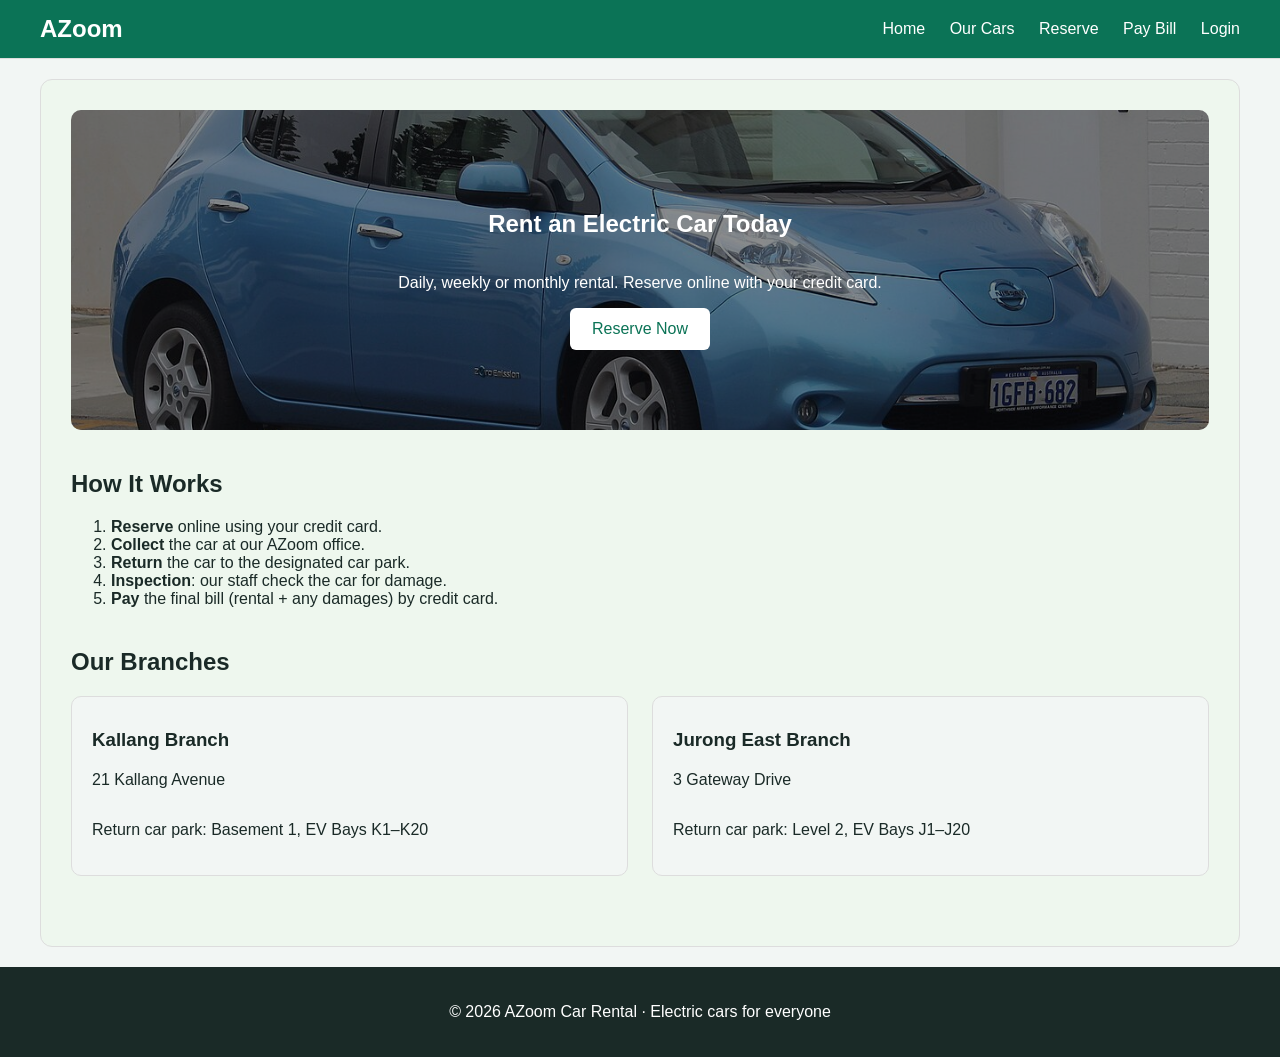
<file: index.html>
<!DOCTYPE html>
<html lang="en">
<head>
    <meta charset="UTF-8">
    <meta name="viewport" content="width=device-width, initial-scale=1.0">
    <title>AZoom Car Rental</title>
    <link rel="stylesheet" href="css/style.css">
</head>
<body>

  <header>
    <a href="index.html" class="logo">AZoom</a>
    <nav>
      <a href="index.html">Home</a>
      <a href="cars.html">Our Cars</a>
      <a href="booking.html">Reserve</a>
      <a href="payment.html">Pay Bill</a>
      <a href="login.html" id="loginLink">Login</a>
    </nav>
  </header>

  <main>
  <section class="hero">
  <!-- The strip of photos -->
  <div class="hero-slides" id="heroSlides">
    <img src="images/leaf.jpg" alt="">
    <img src="images/tesla.jpg" alt="">
    <img src="images/ioniq.jpg" alt="">
    <img src="images/atto3.jpg" alt="">
    <img src="images/smart.jpg" alt="">
    <img src="images/seal.jpg" alt="">
    <img src="images/ev9.jpg" alt="">
    <img src="images/m6.jpg" alt="">
    <img src="images/eqv.jpg" alt="">
    <img src="images/evito.jpg" alt="">
    <img src="images/cyberster.jpg" alt="">
    <img src="images/taycan.jpg" alt="">
    <img src="images/leaf.jpg" alt="">   <!-- copy of the first photo, used for looping -->
  </div>


  <div class="hero-content">
    <h1>Rent an Electric Car Today</h1>
    <p>Daily, weekly or monthly rental. Reserve online with your credit card.</p>
    <a href="booking.html" class="btn">Reserve Now</a>
  </div>
</section>

  <section>
    <h2>How It Works</h2>
    <ol>
      <li><strong>Reserve</strong> online using your credit card.</li>
      <li><strong>Collect</strong> the car at our AZoom office.</li>
      <li><strong>Return</strong> the car to the designated car park.</li>
      <li><strong>Inspection</strong>: our staff check the car for damage.</li>
      <li><strong>Pay</strong> the final bill (rental + any damages) by credit card.</li>
    </ol>
  </section>

  <section>
    <h2>Our Branches</h2>
    <div class="card-grid">
      <div class="card">
        <h3>Kallang Branch</h3>
        <p>21 Kallang Avenue</p>
        <p>Return car park: Basement 1, EV Bays K1–K20</p>
      </div>
      <div class="card">
        <h3>Jurong East Branch</h3>
        <p>3 Gateway Drive</p>
        <p>Return car park: Level 2, EV Bays J1–J20</p>
      </div>
    </div>
  </section>
</main>

  <footer>
    <p>&copy; 2026 AZoom Car Rental · Electric cars for everyone</p>
  </footer>

  <dialog id="msgDialog">
    <p id="msgText"></p>
    <button id="msgClose" class="btn">OK</button>
  </dialog>

  <script src="js/script.js"></script>
    
</body>
</html>
</file>
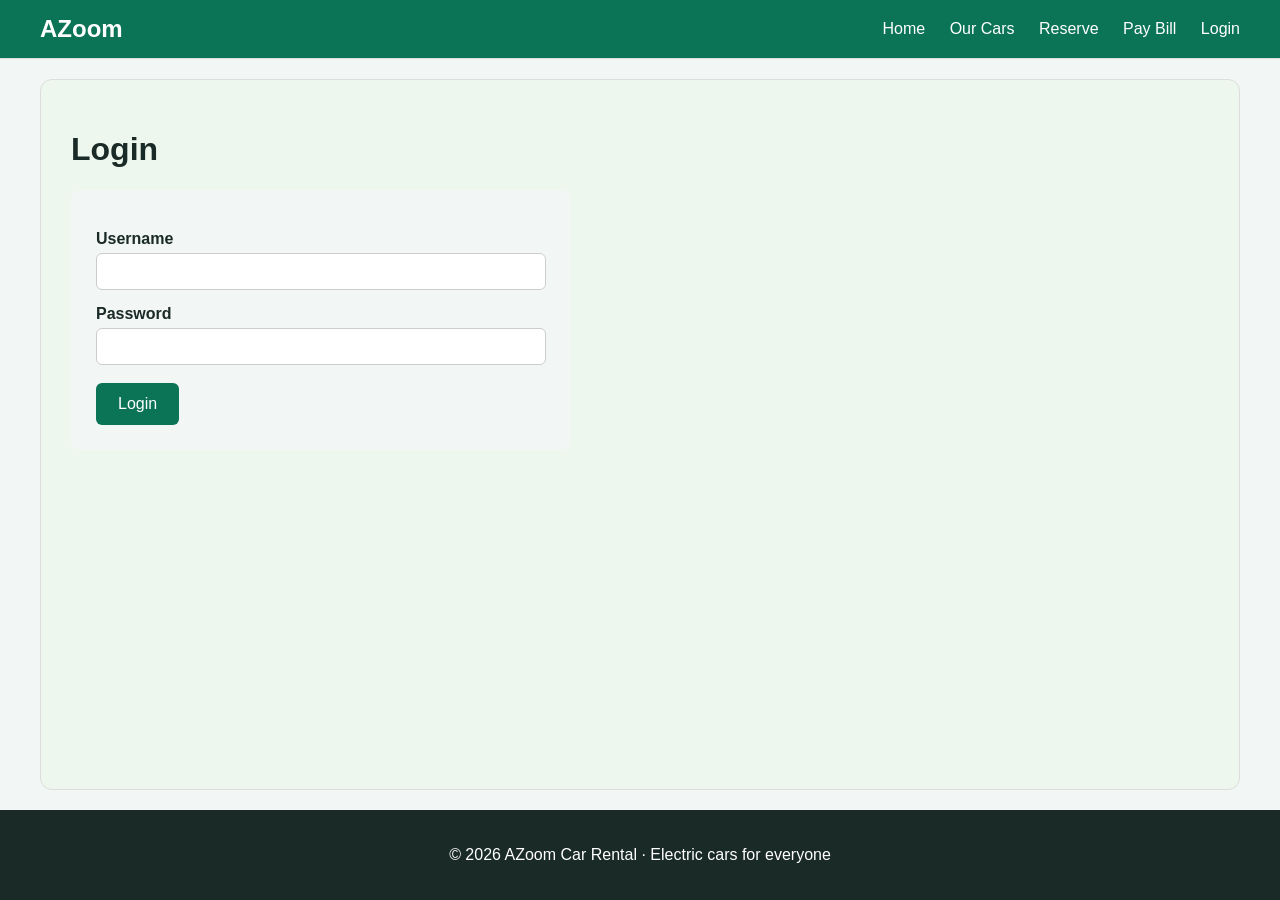
<file: booking.html>
<!DOCTYPE html>
<html lang="en">
<head>
    <meta charset="UTF-8">
    <meta name="viewport" content="width=device-width, initial-scale=1.0">
    <title>AZoom Car Rental</title>
    <link rel="stylesheet" href="css/style.css">
</head>
<body>

  <header>
    <a href="index.html" class="logo">AZoom</a>
    <nav>
      <a href="index.html">Home</a>
      <a href="cars.html">Our Cars</a>
      <a href="booking.html">Reserve</a>
      <a href="payment.html">Pay Bill</a>
      <a href="login.html" id="loginLink">Login</a>
    </nav>
  </header>

  <main>
  <h1>Reserve a Car</h1>

  <div class="booking-layout">

  
  <form id="bookingForm">
    <label for="car">Choose a car</label>
    <select id="car" required>
      <option value="">-- Select --</option>
      <option value="leaf">Nissan Leaf</option>
      <option value="tesla">Tesla Model 3</option>
      <option value="ioniq">Hyundai Ioniq 5</option>
      <option value="atto3">BYD Atto 3</option>
      <option value="smart">Smart EQ fortwo</option>
      <option value="seal">BYD Seal</option>
      <option value="ev9">Kia EV9</option>
      <option value="m6">BYD M6</option>
      <option value="eqv">Mercedes-Benz EQV</option>
      <option value="evito">Mercedes-Benz eVito Tourer</option>
      <option value="cyberster">MG Cyberster</option>
      <option value="taycan">Porsche Taycan</option>
    </select>

    <label for="period">Rental period</label>
    <select id="period" required>
      <option value="">-- Select --</option>
      <option value="daily">Daily</option>
      <option value="weekly">Weekly</option>
      <option value="monthly">Monthly</option>
    </select>

    <div id="durationBox" hidden>
      <label for="duration" id="durationLabel">How many days?</label>
      <input type="number" id="duration" min="1" value="1">
    </div>

    <label for="branch">Pickup branch</label>
    <select id="branch">
      <option>Kallang Branch</option>
      <option>Jurong East Branch</option>
    </select>

    <label for="pickupDate">Pickup date</label>
    <input type="date" id="pickupDate" required>

    <h3>Credit Card Details</h3>
    <label for="cardName">Name on card</label>
    <input type="text" id="cardName" required>

    <label for="cardNumber">Card number (16 digits)</label>
    <input type="text" id="cardNumber" maxlength="19" required>

    <label for="cardExpiry">Expiry (MM/YY)</label>
    <input type="text" id="cardExpiry" maxlength="5" placeholder="08/28" required>

    <label for="cardCvv">CVV</label>
    <input type="text" id="cardCvv" maxlength="3" required>

    <p>Estimated rental: <span id="totalPrice" class="total">$0</span></p>
    <button type="submit" class="btn">Confirm Reservation</button>
  </form>
  <!-- Car info panel (right side) -->
    <aside id="carInfo" class="car-info" hidden>
      <img id="carImage" src="" alt="">
      <h3 id="carName"></h3>
      <p class="car-sub" id="carSub"></p>
      <div class="tags" id="carTags"></div>
      <p id="carDesc"></p>
      <p class="car-price" id="carPrice"></p>
      <p class="car-sub" id="carOtherPrices"></p>
    </aside>
  </div>
</main>


  <footer>
    <p>&copy; 2026 AZoom Car Rental · Electric cars for everyone</p>
  </footer>

  <dialog id="msgDialog">
    <p id="msgText"></p>
    <button id="msgClose" class="btn">OK</button>
  </dialog>

  <script src="js/script.js"></script>
    
</body>
</html>
</file>
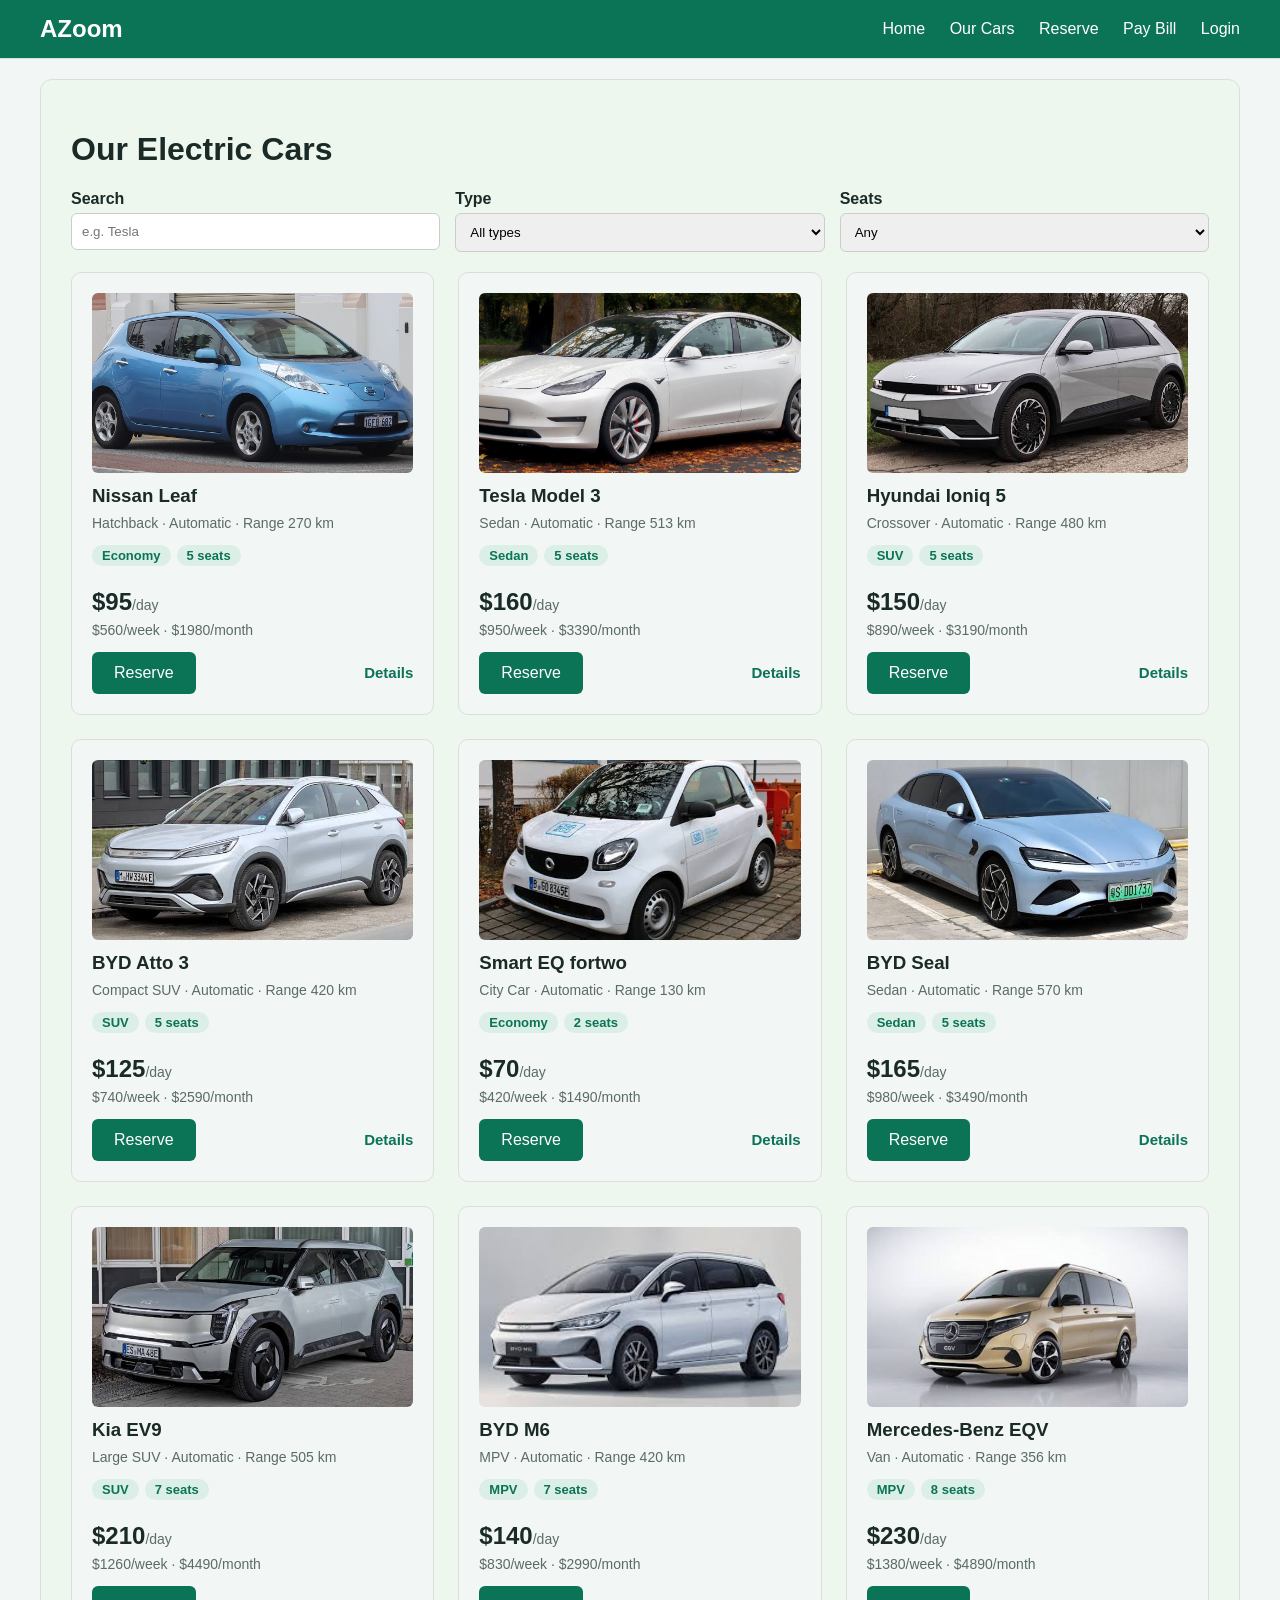
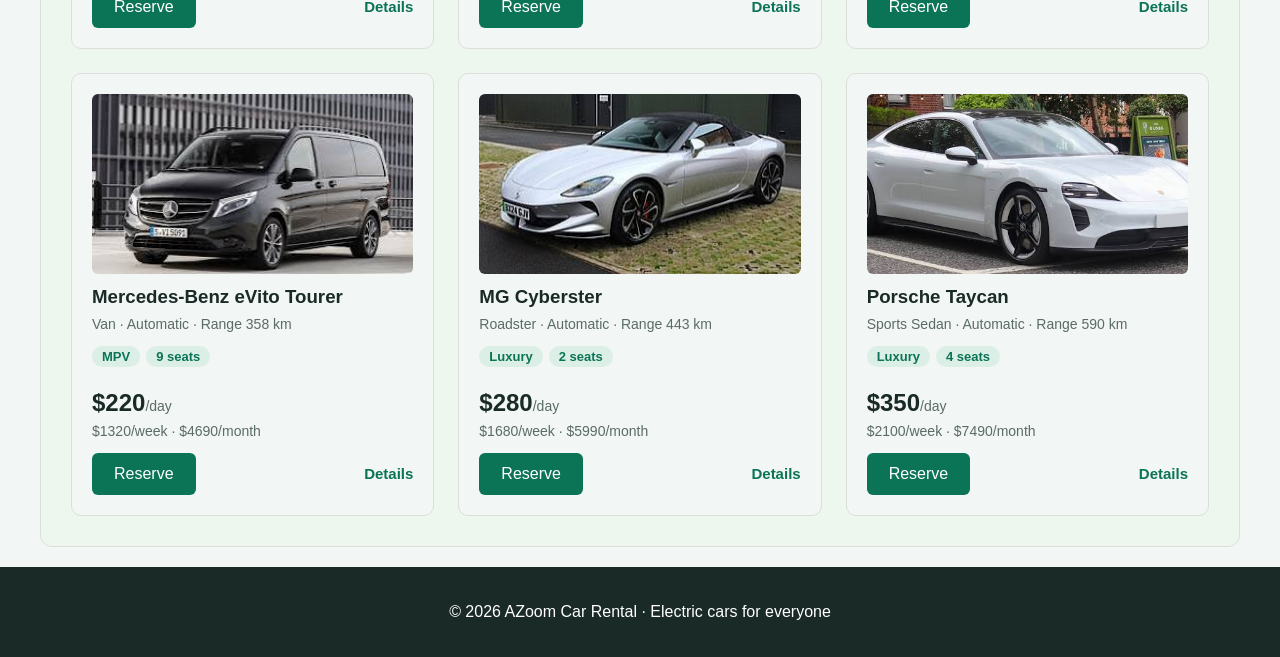
<file: cars.html>
<!DOCTYPE html>
<html lang="en">
<head>
    <meta charset="UTF-8">
    <meta name="viewport" content="width=device-width, initial-scale=1.0">
    <title>AZoom Car Rental</title>
    <link rel="stylesheet" href="css/style.css">
</head>
<body>

  <header>
    <a href="index.html" class="logo">AZoom</a>
    <nav>
      <a href="index.html">Home</a>
      <a href="cars.html">Our Cars</a>
      <a href="booking.html">Reserve</a>
      <a href="payment.html">Pay Bill</a>
      <a href="login.html" id="loginLink">Login</a>
    </nav>
  </header>

<main>
  <h1>Our Electric Cars</h1>

  <div class="filter-bar">
    <div>
      <label for="carSearch">Search</label>
      <input type="text" id="carSearch" placeholder="e.g. Tesla">
    </div>

    <div>
      <label for="typeFilter">Type</label>
      <select id="typeFilter">
        <option value="">All types</option>
        <option value="economy">Economy</option>
        <option value="sedan">Sedan</option>
        <option value="suv">SUV</option>
        <option value="mpv">MPV / Van</option>
        <option value="luxury">Luxury / Sports</option>
      </select>
    </div>

    <div>
      <label for="seatFilter">Seats</label>
      <select id="seatFilter">
        <option value="">Any</option>
        <option value="2">2-Seater</option>
        <option value="4-5">4-5 Seater</option>
        <option value="6-7">6-7 Seater</option>
        <option value="8+">8+ Seater</option>
      </select>
    </div>
  </div>
  <div class="card-grid">

<div class="card" data-type="economy" data-seats="4-5">
  <img src="images/leaf.jpg" alt="Nissan Leaf">
  <h3>Nissan Leaf</h3>
  <p class="car-sub">Hatchback · Automatic · Range 270 km</p>
  <div class="tags">
    <span class="tag">Economy</span>
    <span class="tag">5 seats</span>
  </div>
  <p class="car-price">$95<span>/day</span></p>
  <p class="car-sub">$560/week · $1980/month</p>
  <div class="card-buttons">
    <a href="booking.html?car=leaf" class="btn">Reserve</a>
    <button type="button" class="details-link" data-car="leaf">Details</button>
  </div>
</div>

<div class="card" data-type="sedan" data-seats="4-5">
  <img src="images/tesla.jpg" alt="Tesla Model 3">
  <h3>Tesla Model 3</h3>
  <p class="car-sub">Sedan · Automatic · Range 513 km</p>
  <div class="tags">
    <span class="tag">Sedan</span>
    <span class="tag">5 seats</span>
  </div>
  <p class="car-price">$160<span>/day</span></p>
  <p class="car-sub">$950/week · $3390/month</p>
  <div class="card-buttons">
    <a href="booking.html?car=tesla" class="btn">Reserve</a>
    <button type="button" class="details-link" data-car="tesla">Details</button>
  </div>
</div>

<div class="card" data-type="suv" data-seats="4-5">
  <img src="images/ioniq.jpg" alt="Hyundai Ioniq 5">
  <h3>Hyundai Ioniq 5</h3>
  <p class="car-sub">Crossover · Automatic · Range 480 km</p>
  <div class="tags">
    <span class="tag">SUV</span>
    <span class="tag">5 seats</span>
  </div>
  <p class="car-price">$150<span>/day</span></p>
  <p class="car-sub">$890/week · $3190/month</p>
  <div class="card-buttons">
    <a href="booking.html?car=ioniq" class="btn">Reserve</a>
    <button type="button" class="details-link" data-car="ioniq">Details</button>
  </div>
</div>

<div class="card" data-type="suv" data-seats="4-5">
  <img src="images/atto3.jpg" alt="BYD Atto 3">
  <h3>BYD Atto 3</h3>
  <p class="car-sub">Compact SUV · Automatic · Range 420 km</p>
  <div class="tags">
    <span class="tag">SUV</span>
    <span class="tag">5 seats</span>
  </div>
  <p class="car-price">$125<span>/day</span></p>
  <p class="car-sub">$740/week · $2590/month</p>
  <div class="card-buttons">
    <a href="booking.html?car=atto3" class="btn">Reserve</a>
    <button type="button" class="details-link" data-car="atto3">Details</button>
  </div>
</div>

<div class="card" data-type="economy" data-seats="2">
  <img src="images/smart.jpg" alt="Smart EQ fortwo">
  <h3>Smart EQ fortwo</h3>
  <p class="car-sub">City Car · Automatic · Range 130 km</p>
  <div class="tags">
    <span class="tag">Economy</span>
    <span class="tag">2 seats</span>
  </div>
  <p class="car-price">$70<span>/day</span></p>
  <p class="car-sub">$420/week · $1490/month</p>
  <div class="card-buttons">
    <a href="booking.html?car=smart" class="btn">Reserve</a>
    <button type="button" class="details-link" data-car="smart">Details</button>
  </div>
</div>

<div class="card" data-type="sedan" data-seats="4-5">
  <img src="images/seal.jpg" alt="BYD Seal">
  <h3>BYD Seal</h3>
  <p class="car-sub">Sedan · Automatic · Range 570 km</p>
  <div class="tags">
    <span class="tag">Sedan</span>
    <span class="tag">5 seats</span>
  </div>
  <p class="car-price">$165<span>/day</span></p>
  <p class="car-sub">$980/week · $3490/month</p>
  <div class="card-buttons">
    <a href="booking.html?car=seal" class="btn">Reserve</a>
    <button type="button" class="details-link" data-car="seal">Details</button>
  </div>
</div>

<div class="card" data-type="suv" data-seats="6-7">
  <img src="images/ev9.jpg" alt="Kia EV9">
  <h3>Kia EV9</h3>
  <p class="car-sub">Large SUV · Automatic · Range 505 km</p>
  <div class="tags">
    <span class="tag">SUV</span>
    <span class="tag">7 seats</span>
  </div>
  <p class="car-price">$210<span>/day</span></p>
  <p class="car-sub">$1260/week · $4490/month</p>
  <div class="card-buttons">
    <a href="booking.html?car=ev9" class="btn">Reserve</a>
    <button type="button" class="details-link" data-car="ev9">Details</button>
  </div>
</div>

<div class="card" data-type="mpv" data-seats="6-7">
  <img src="images/m6.jpg" alt="BYD M6">
  <h3>BYD M6</h3>
  <p class="car-sub">MPV · Automatic · Range 420 km</p>
  <div class="tags">
    <span class="tag">MPV</span>
    <span class="tag">7 seats</span>
  </div>
  <p class="car-price">$140<span>/day</span></p>
  <p class="car-sub">$830/week · $2990/month</p>
  <div class="card-buttons">
    <a href="booking.html?car=m6" class="btn">Reserve</a>
    <button type="button" class="details-link" data-car="m6">Details</button>
  </div>
</div>

<div class="card" data-type="mpv" data-seats="8+">
  <img src="images/eqv.jpg" alt="Mercedes-Benz EQV">
  <h3>Mercedes-Benz EQV</h3>
  <p class="car-sub">Van · Automatic · Range 356 km</p>
  <div class="tags">
    <span class="tag">MPV</span>
    <span class="tag">8 seats</span>
  </div>
  <p class="car-price">$230<span>/day</span></p>
  <p class="car-sub">$1380/week · $4890/month</p>
  <div class="card-buttons">
    <a href="booking.html?car=eqv" class="btn">Reserve</a>
    <button type="button" class="details-link" data-car="eqv">Details</button>
  </div>
</div>

<div class="card" data-type="mpv" data-seats="8+">
  <img src="images/evito.jpg" alt="Mercedes-Benz eVito Tourer">
  <h3>Mercedes-Benz eVito Tourer</h3>
  <p class="car-sub">Van · Automatic · Range 358 km</p>
  <div class="tags">
    <span class="tag">MPV</span>
    <span class="tag">9 seats</span>
  </div>
  <p class="car-price">$220<span>/day</span></p>
  <p class="car-sub">$1320/week · $4690/month</p>
  <div class="card-buttons">
    <a href="booking.html?car=evito" class="btn">Reserve</a>
    <button type="button" class="details-link" data-car="evito">Details</button>
  </div>
</div>

<div class="card" data-type="luxury" data-seats="2">
  <img src="images/cyberster.jpg" alt="MG Cyberster">
  <h3>MG Cyberster</h3>
  <p class="car-sub">Roadster · Automatic · Range 443 km</p>
  <div class="tags">
    <span class="tag">Luxury</span>
    <span class="tag">2 seats</span>
  </div>
  <p class="car-price">$280<span>/day</span></p>
  <p class="car-sub">$1680/week · $5990/month</p>
  <div class="card-buttons">
    <a href="booking.html?car=cyberster" class="btn">Reserve</a>
    <button type="button" class="details-link" data-car="cyberster">Details</button>
  </div>
</div>

<div class="card" data-type="luxury" data-seats="4-5">
  <img src="images/taycan.jpg" alt="Porsche Taycan">
  <h3>Porsche Taycan</h3>
  <p class="car-sub">Sports Sedan · Automatic · Range 590 km</p>
  <div class="tags">
    <span class="tag">Luxury</span>
    <span class="tag">4 seats</span>
  </div>
  <p class="car-price">$350<span>/day</span></p>
  <p class="car-sub">$2100/week · $7490/month</p>
  <div class="card-buttons">
    <a href="booking.html?car=taycan" class="btn">Reserve</a>
    <button type="button" class="details-link" data-car="taycan">Details</button>
  </div>
</div>
  </div>
   <p id="noResults" hidden>No cars match your search. Try another type or seat option.</p>
</main>

<dialog id="carDialog">
  <h2 id="detailName"></h2>

  <section class="detail-section">
    <h3>1. Overview</h3>
    <p id="detailOverview"></p>
  </section>

  <section class="detail-section">
    <h3>2. Car Specifications</h3>
    <div class="spec-grid">
      <div><span class="spec-label">Seats</span><span id="specSeats"></span></div>
      <div><span class="spec-label">Luggage</span><span id="specLuggage"></span></div>
      <div><span class="spec-label">Range</span><span id="specRange"></span></div>
      <div><span class="spec-label">Transmission</span><span>Automatic</span></div>
      <div><span class="spec-label">Car type</span><span id="specType"></span></div>
      <div><span class="spec-label">Fuel type</span><span>Electric</span></div>
    </div>
  </section>

  <section class="detail-section">
    <h3>3. Features &amp; Amenities</h3>
    <ul id="detailFeatures" class="feature-list"></ul>
  </section>

  <section class="detail-section">
    <h3>4. Rental Pricing</h3>
    <div class="price-row"><span>Daily rental</span><strong id="priceDaily"></strong></div>
    <div class="price-row"><span>Weekly rental</span><strong id="priceWeekly"></strong></div>
    <div class="price-row"><span>Monthly rental</span><strong id="priceMonthly"></strong></div>
    <p class="car-sub">Final bill = rental cost + any damage found at inspection. Payment by credit card only.</p>
  </section>

  <section class="detail-section">
    <h3>5. Rental Requirements &amp; Policies</h3>
    <p><strong>Driver requirements</strong><br>21 years or older with a valid driving licence held for at least 2 years.</p>
    <p><strong>Reservation &amp; payment</strong><br>Reserve online with a credit card. The final bill is also paid by credit card only.</p>
    <p><strong>Pickup &amp; return</strong><br>Collect the car at the AZoom office of your chosen branch. Return it to that branch's designated car park.</p>
    <p><strong>Inspection &amp; damages</strong><br>Our staff inspect every returned car. Any damage found is added to your final bill.</p>
  </section>

  <div class="dialog-buttons">
    <button type="button" class="btn btn-outline" id="detailClose">Close</button>
    <a href="#" class="btn" id="detailReserve">Reserve this car</a>
  </div>
</dialog>


  <footer>
    <p>&copy; 2026 AZoom Car Rental · Electric cars for everyone</p>
  </footer>

  <dialog id="msgDialog">
    <p id="msgText"></p>
    <button id="msgClose" class="btn">OK</button>
  </dialog>

  <script src="js/script.js"></script>
    
</body>
</html>
</file>
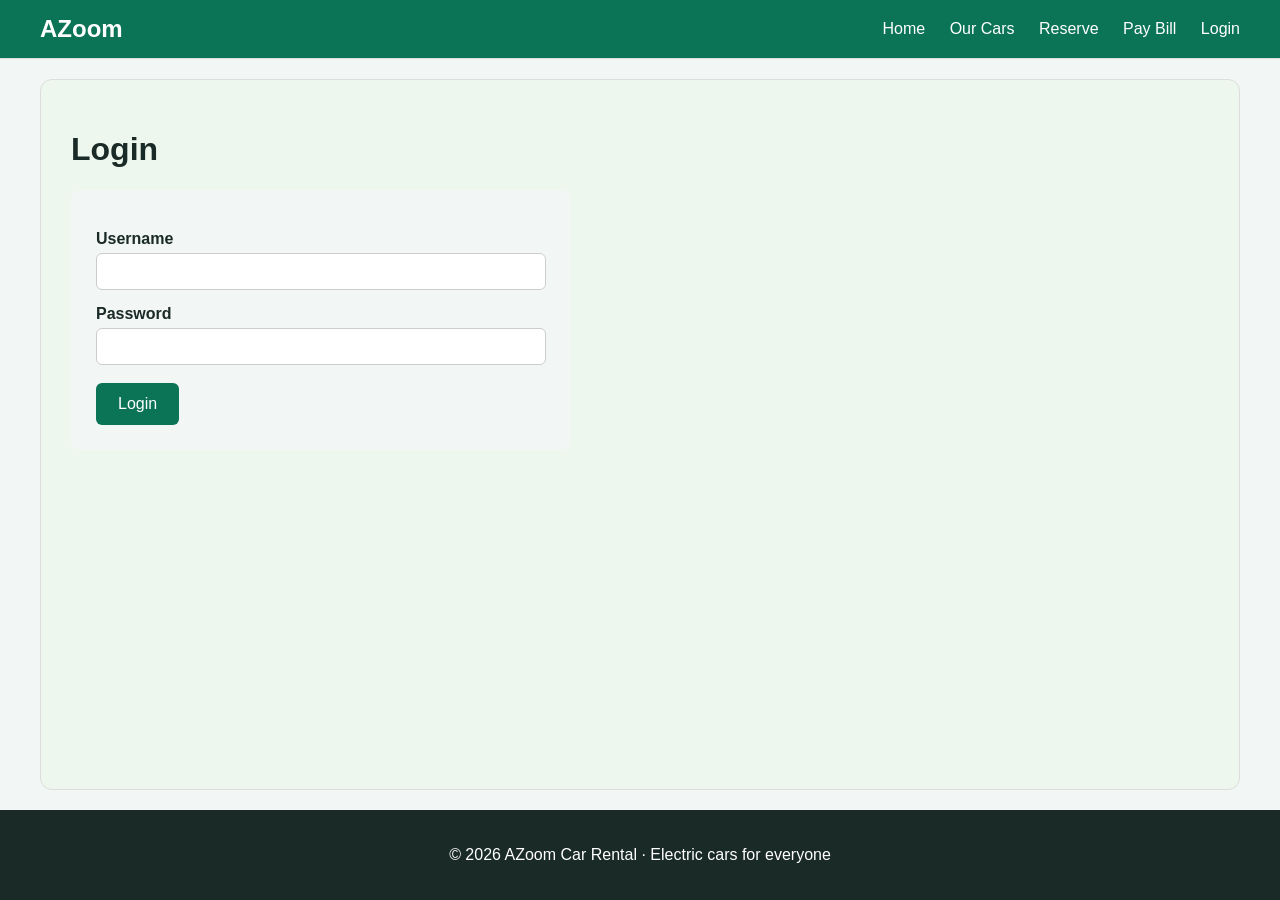
<file: inspection.html>
<!DOCTYPE html>
<html lang="en">
<head>
    <meta charset="UTF-8">
    <meta name="viewport" content="width=device-width, initial-scale=1.0">
    <title>AZoom Car Rental</title>
    <link rel="stylesheet" href="css/style.css">
</head>
<body>

  <header>
    <a href="index.html" class="logo">AZoom</a>
    <nav>
      <a href="index.html">Home</a>
      <a href="cars.html">Our Cars</a>
      <a href="booking.html">Reserve</a>
      <a href="payment.html">Pay Bill</a>
      <a href="login.html" id="loginLink">Login</a>
    </nav>
  </header>

 <main>
  <h1>Car Inspection</h1>
  <form id="inspectionForm">
    <label for="bookingRef">Booking reference</label>
    <input type="text" id="bookingRef" readonly>

    <label for="carPark">Returned at car park</label>
    <select id="carPark">
      <option>Kallang – Basement 1</option>
      <option>Jurong East – Level 2</option>
    </select>

    <h3>Damages found</h3>
    <label><input type="checkbox" class="damage" value="150" data-name="Scratch"> Scratch ($150)</label>
    <label><input type="checkbox" class="damage" value="400" data-name="Dent"> Dent ($400)</label>
    <label><input type="checkbox" class="damage" value="350" data-name="Cracked windscreen"> Cracked windscreen ($350)</label>
    <label><input type="checkbox" class="damage" value="100" data-name="Interior stain"> Interior stain ($100)</label>

    <p>Damage charges: <span id="damageTotal" class="total">$0</span></p>
    <button type="submit" class="btn">Generate Final Bill</button>
  </form>
</main>


  <footer>
    <p>&copy; 2026 AZoom Car Rental · Electric cars for everyone</p>
  </footer>

  <dialog id="msgDialog">
    <p id="msgText"></p>
    <button id="msgClose" class="btn">OK</button>
  </dialog>

  <script src="js/script.js"></script>
    
</body>
</html>
</file>
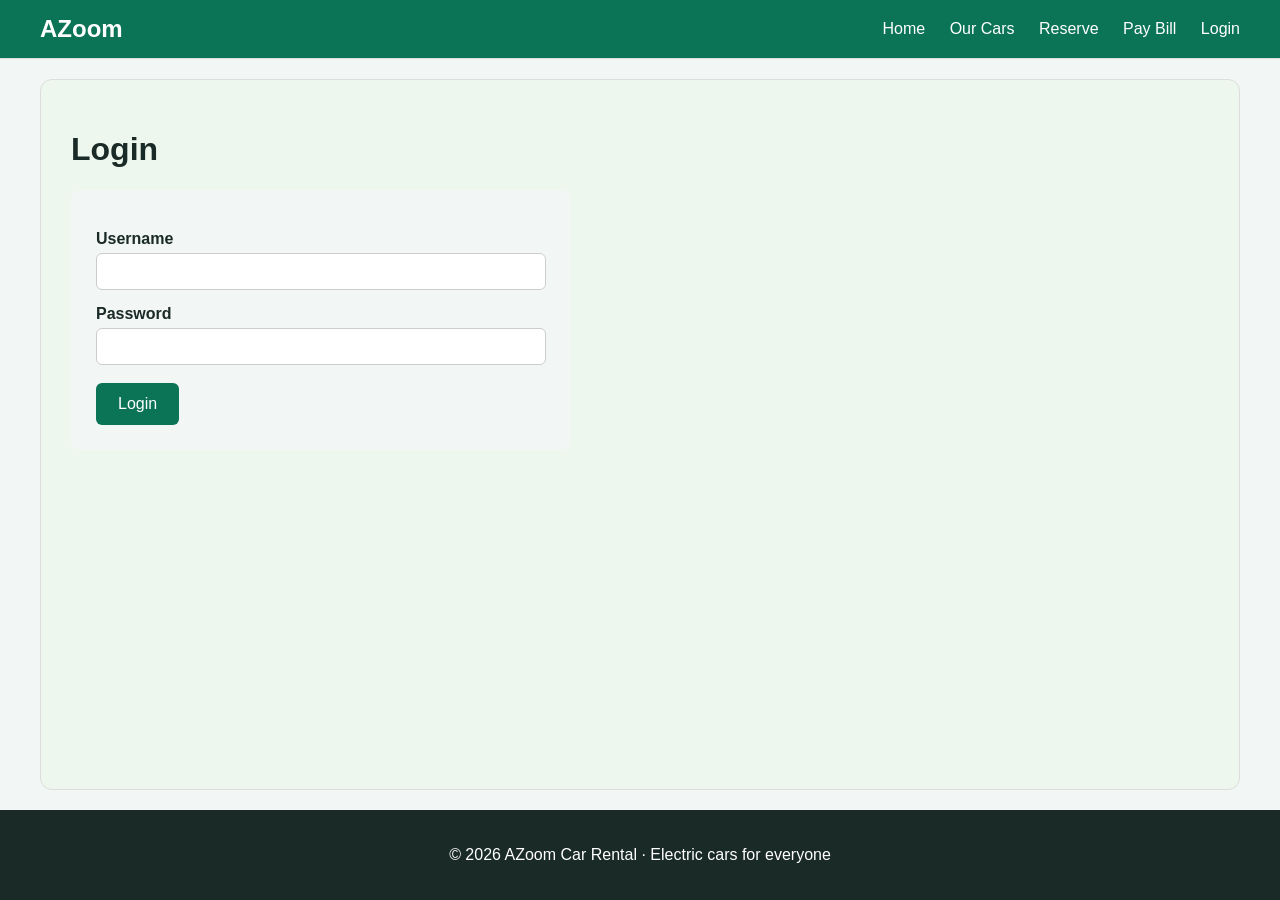
<file: login.html>
<!DOCTYPE html>
<html lang="en">
<head>
  <meta charset="UTF-8">
  <meta name="viewport" content="width=device-width, initial-scale=1.0">
  <title>Login - AZoom Car Rental</title>
  <link rel="stylesheet" href="css/style.css">
</head>
<body>

  <header>
    <a href="index.html" class="logo">AZoom</a>
    <nav>
      <a href="index.html">Home</a>
      <a href="cars.html">Our Cars</a>
      <a href="booking.html">Reserve</a>
      <a href="payment.html">Pay Bill</a>
      <a href="login.html" id="loginLink">Login</a>
    </nav>
  </header>

  <main>
    <h1>Login</h1>
    <form id="loginForm">
      <label for="username">Username</label>
      <input type="text" id="username" required>

      <label for="password">Password</label>
      <input type="password" id="password" required>

      <br><br>
      <button type="submit" class="btn">Login</button>
    </form>
  </main>

  <footer>
    <p>&copy; 2026 AZoom Car Rental · Electric cars for everyone</p>
  </footer>

  <dialog id="msgDialog">
    <p id="msgText"></p>
    <button id="msgClose" class="btn">OK</button>
  </dialog>

  <script src="js/script.js"></script>
</body>
</html>
</file>
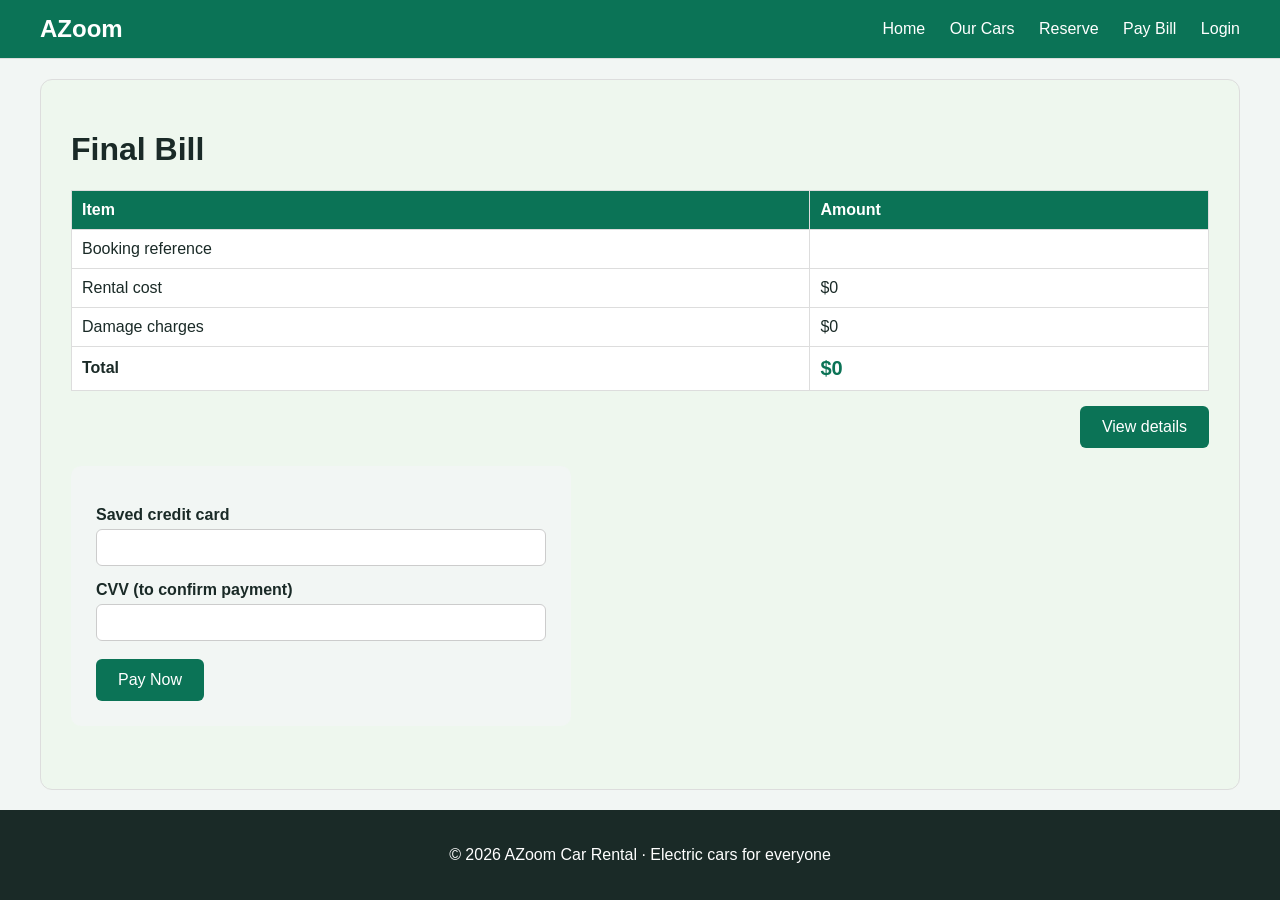
<file: payment.html>
<!DOCTYPE html>
<html lang="en">
<head>
    <meta charset="UTF-8">
    <meta name="viewport" content="width=device-width, initial-scale=1.0">
    <title>AZoom Car Rental</title>
    <link rel="stylesheet" href="css/style.css">
</head>
<body>

  <header>
    <a href="index.html" class="logo">AZoom</a>
    <nav>
      <a href="index.html">Home</a>
      <a href="cars.html">Our Cars</a>
      <a href="booking.html">Reserve</a>
      <a href="payment.html">Pay Bill</a>
      <a href="login.html" id="loginLink">Login</a>
    </nav>
  </header>

<main>
  <h1>Final Bill</h1>
  <table>
    <tr><th>Item</th><th>Amount</th></tr>
    <tr>
  <tr>
  <td>Booking reference</td> <td id="billRef"></td></tr>
    <tr><td>Rental cost</td><td id="billRental">$0</td></tr>
    <tr><td>Damage charges</td><td id="billDamage">$0</td></tr>
    <tr><td><strong>Total</strong></td><td id="billTotal" class="total">$0</td></tr>
  </table>
    <button type="button" id="detailsBtn" class="btn">View details</button>

  <div id="billDetails" hidden>
    <h3>Bill details</h3>
    <table>
      <thead>
        <tr><th>Item</th><th>Details</th><th>Amount</th></tr>
      </thead>
      <tbody id="detailRows"></tbody>
    </table>
  </div>
  <br>
    <form id="paymentForm">
    <label for="payCard">Saved credit card</label>
    <input type="text" id="payCard" readonly>

    <label for="payCvv">CVV (to confirm payment)</label>
    <input type="text" id="payCvv" maxlength="3" required>

    <br><br>
    <button type="submit" class="btn">Pay Now</button>
  </form>
</main>


  <footer>
    <p>&copy; 2026 AZoom Car Rental · Electric cars for everyone</p>
  </footer>

  <dialog id="msgDialog">
    <p id="msgText"></p>
    <button id="msgClose" class="btn">OK</button>
  </dialog>

  <script src="js/script.js"></script>
    
</body>
</html>
</file>
<file: css/style.css>
/* ===== Colours (change these to restyle the whole site) ===== */
:root {
  --main: #0b7356;     /* green = electric / eco */
  --dark: #1a2a27;
  --light: #f2f6f4;
  --white: #ffffff;
}

* { box-sizing: border-box; }

body {
  margin: 0;
  font-family: Arial, sans-serif;
  background: var(--light);
  color: var(--dark);
  display: flex;
    flex-direction: column;
    min-height: 100vh;
}

/* ===== Header ===== */
header {
  display: flex;
  justify-content: space-between;
  align-items: center;
  padding: 15px 40px;
  background: #0b7356;
  border-bottom: 1px solid #ddd;
}
.logo { font-size: 24px; font-weight: bold; color: var(--white); text-decoration: none; }
nav a { margin-left: 20px; color: var(--white); text-decoration: none; }
nav a:hover { color: #c8f0dc; }    /* light green on hover */

/* ===== Layout ===== */
main {
  max-width: 1200px;
  width: calc(100% - 40px);   /* leaves a 20px gap on each side, even on phones */
  margin: 20px auto;          /* 20px gap above and below, centred */
  padding: 30px;              /* space between the card edge and the content */
  flex: 1;                    /* keeps the footer at the bottom */
  background: #EEF7EE;
  border: 1px solid #ddd;
  border-radius: 12px;
}

section { 
    margin-bottom: 40px; 
}

/* ===== Hero slideshow ===== */
.hero {
  position: relative;     /* lets the text sit on top of the photos */
  height: 320px;
  overflow: hidden;       /* hides the photos waiting off to the right */
  border-radius: 10px;
  color: var(--white);
  text-align: center;
}

.hero-slides {
  display: flex;          /* photos in one row */
  height: 100%;
}

.hero-slides img {
  width: 100%;            /* each photo fills the whole banner */
  height: 100%;
  object-fit: cover;      /* crop instead of stretching */
  flex-shrink: 0;         /* stop flexbox squashing them together */
}

.hero-content {
  position: absolute;     /* placed on top of the photos */
  inset: 0;               /* covers the whole banner */
  display: flex;
  flex-direction: column;
  justify-content: center;
  align-items: center;
  padding: 20px;
  background: rgba(0, 0, 0, 0.45);   /* dark layer so white text is readable */
}

/* ===== Cards (cars, branches) ===== */
.card-grid {
  display: grid;
  grid-template-columns: repeat(auto-fit, minmax(300px, 1fr));
  gap: 24px;
}
.card {
  background: var(--white);
  padding: 20px;
  border-radius: 10px;
  border: 1px solid #ddd;
}
.card img { 
  width: 100%; 
  height: 180px;
  object-fit: cover;
  border-radius: 6px; 
}

/* ===== Buttons ===== */
.btn {
  display: inline-block;
  background: var(--main);
  color: var(--white);
  padding: 10px 20px;
  border: 2px solid transparent;
  border-radius: 6px;
  cursor: pointer;
  text-decoration: none;
  font-size: 16px;
}
.hero .btn { background: var(--white); color: var(--main); }
.btn:hover { opacity: 0.85; }

/* ===== Forms ===== */
form {
  background: var(--white);
  padding: 25px;
  border-radius: 10px;
  max-width: 500px;
}
label { display: block; margin-top: 15px; font-weight: bold; }
input, select {
  width: 100%;
  padding: 10px;
  margin-top: 5px;
  border: 1px solid #ccc;
  border-radius: 6px;
}
input[type="checkbox"] { width: auto; }
.total { font-size: 20px; font-weight: bold; color: var(--main); }

/* ===== Table (prices, bill) ===== */
table { width: 100%; border-collapse: collapse; background: var(--white); }
th, td { padding: 10px; border: 1px solid #ddd; text-align: left; }
th { background: var(--main); color: var(--white); }

/* ===== Popup dialog ===== */
dialog { border: none; border-radius: 10px; padding: 25px; max-width: 350px; text-align: center; }
dialog::backdrop { background: rgba(0, 0, 0, 0.5); }

/* ===== Footer ===== */
footer { text-align: center; padding: 20px; background: var(--dark); color: var(--white); }

/* ===== Mobile ===== */
@media (max-width: 600px) {
  header { flex-direction: column; }
  nav a { margin: 5px 8px; }
}

/* ===== Booking page: form + car info side by side ===== */
.booking-layout {
  display: grid;
  grid-template-columns: 1fr 1fr;   /* two equal columns */
  gap: 30px;
  align-items: start;
}

.car-info {
  background: var(--white);
  padding: 20px;
  border-radius: 10px;
  border: 1px solid #ddd;
  position: sticky;   /* stays in view while you scroll the long form */
  top: 20px;
}
.car-info img { width: 100%; border-radius: 6px; }

/* On phones, put the car info under the form instead */
@media (max-width: 700px) {
  .booking-layout { grid-template-columns: 1fr; }
}

/* Boxes inside the main card use the light background so they stand out */
main .card,
main form,
main .car-info {
  background: var(--light);
}

/* ===== Our Cars: search and filters ===== */
.filter-bar {
  display: flex;
  flex-wrap: wrap;       /* stacks on small screens */
  gap: 15px;
  margin-bottom: 20px;
}
.filter-bar > div {
  flex: 1 1 180px;       /* each control at least 180px wide */
}
.filter-bar label { margin-top: 0; }

#detailsBtn, #billDetails { margin-top: 15px; }

#detailsBtn {
  display: block;       /* put the button on its own line */
  margin-left: auto;    /* push it to the right */
}

/* ===== Car card details ===== */
.card h3 { margin: 12px 0 4px; }

.car-sub {
  margin: 4px 0;
  font-size: 14px;
  color: #5b6b67;          /* softer grey-green for secondary text */
}

.tags {
  display: flex;
  flex-wrap: wrap;
  gap: 6px;
  margin: 10px 0;
}
.tag {
  background: #dcefe6;     /* light green pill */
  color: var(--main);
  padding: 3px 10px;
  border-radius: 999px;    /* fully rounded ends */
  font-size: 13px;
  font-weight: bold;
}

.car-price {
  margin: 12px 0 2px;
  font-size: 24px;
  font-weight: bold;
}
.car-price span {            /* the "/day" part */
  font-size: 14px;
  font-weight: normal;
  color: #5b6b67;
}

/* ===== Reserve + Details buttons on each card ===== */
.card-buttons {
  display: flex;
  justify-content: space-between;   /* Reserve on the left, Details on the right */
  align-items: center;              /* ← new: line the text up with the button */
  gap: 10px;
  margin-top: auto;
  padding-top: 10px;

}
.btn-outline {
  background: transparent;
  color: var(--main);
  border: 2px solid var(--main);
}

/* ===== Car details popup ===== */
#carDialog {
  width: 90%;
  max-width: 600px;
  max-height: 85vh;        /* scrolls if taller than the screen */
  overflow-y: auto;
  text-align: left;
}
.detail-section {
  border-top: 1px solid #ddd;
  margin-top: 14px;
  padding-top: 14px;
}
.detail-section h3 { margin: 0 0 8px; }

.spec-grid {
  display: grid;
  grid-template-columns: 1fr 1fr;   /* two columns, like your image */
  gap: 12px;
}
.spec-grid span { display: block; }
.spec-label { font-size: 12px; color: #5b6b67; }
.spec-grid span:not(.spec-label) { font-weight: bold; }

.feature-list { columns: 2; margin: 0; padding-left: 20px; }

.price-row {
  display: flex;
  justify-content: space-between;   /* label left, price right */
  padding: 4px 0;
}

.dialog-buttons {
  display: flex;
  justify-content: flex-end;
  align-items: center;      /* ← new: centre the buttons instead of stretching them */
  gap: 10px;
  margin-top: 20px;
}

.details-link {
  background: none;        /* remove the button look */
  border: none;
  padding: 0;
  color: var(--main);      /* green text */
  font-size: 15px;
  font-weight: bold;
  cursor: pointer;         /* hand cursor, so it looks clickable */
}
.details-link:hover { text-decoration: underline; }

.card {
  display: flex;
  flex-direction: column;   /* stack the card's contents top to bottom */
}
.card[hidden] { display: none; }   /* keep the filters working */

/* ===== Staff view: hide customer-only parts ===== */
.staff a[href^="booking.html"],
.staff #paymentForm {
  display: none;
}
</file>
